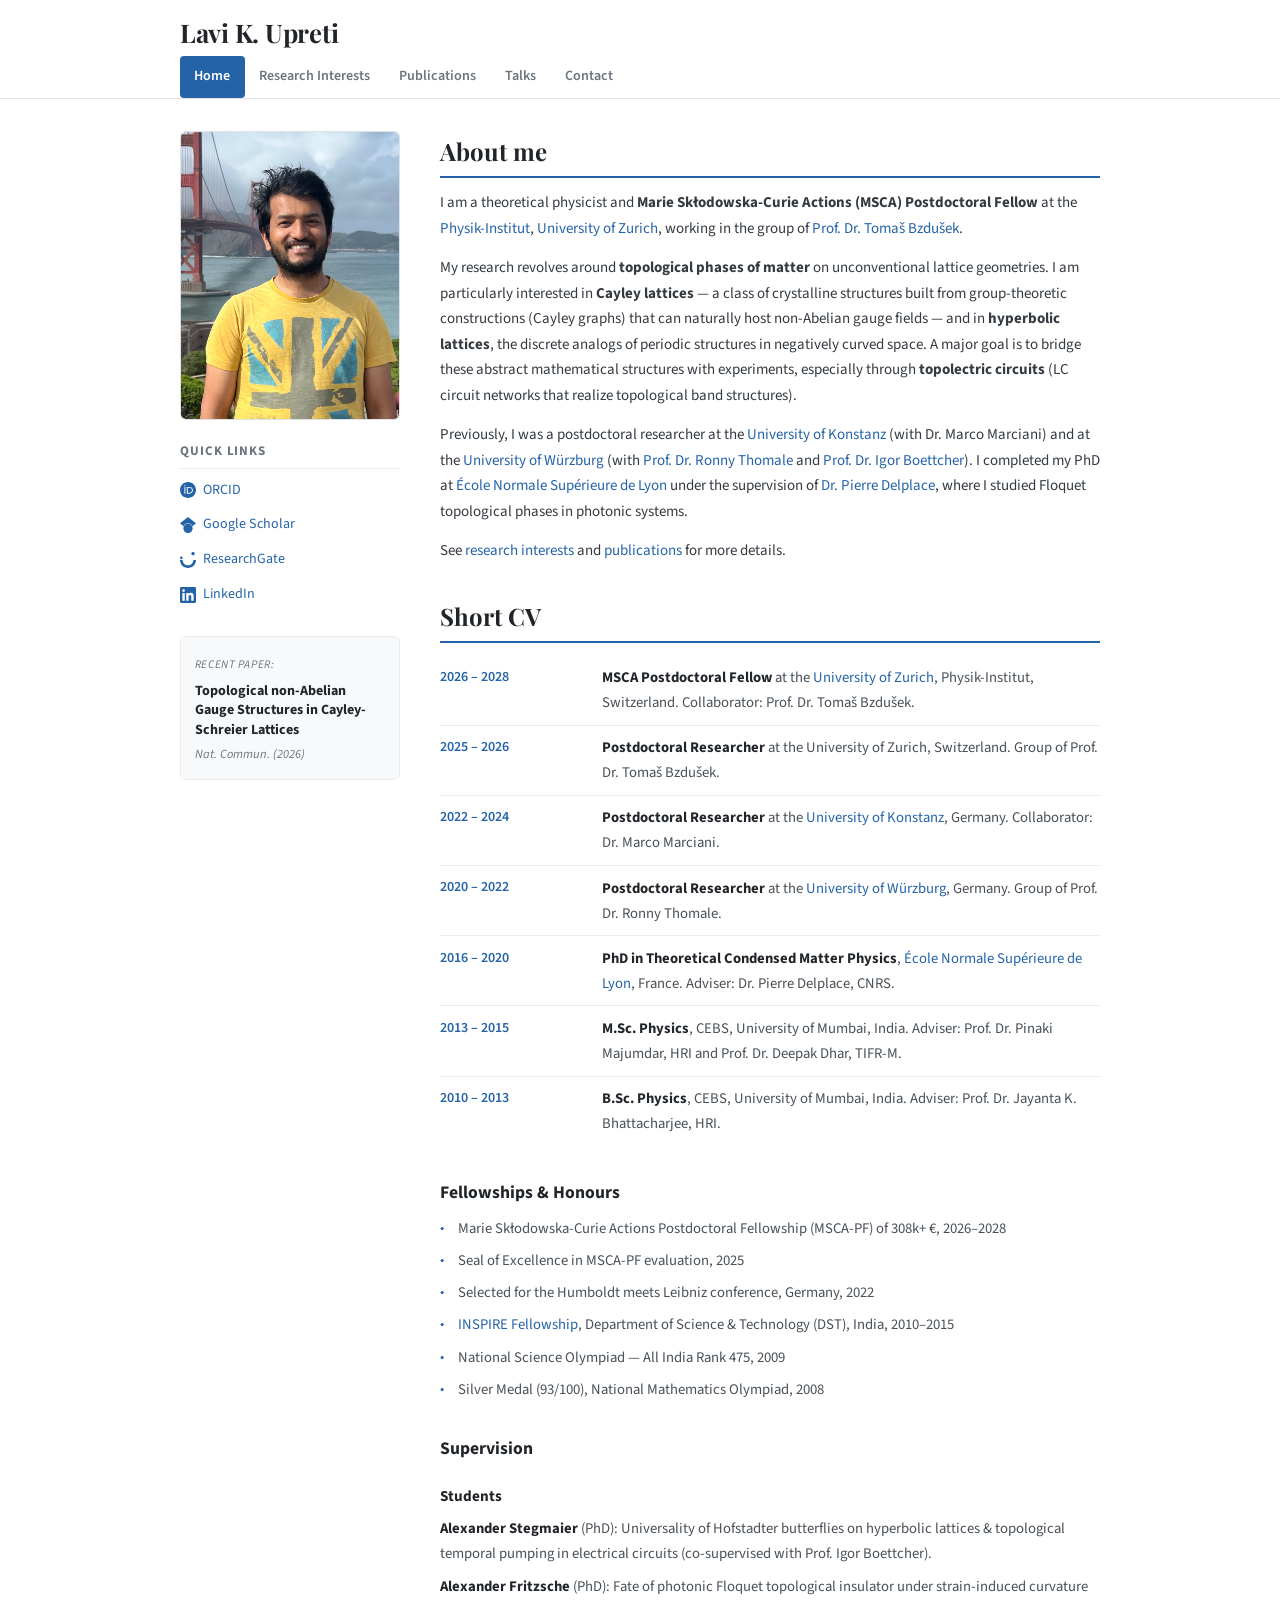
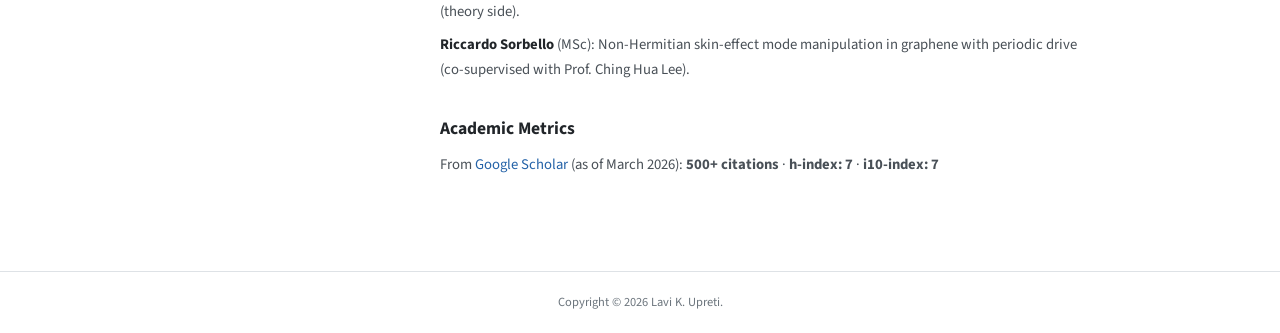
<file: index.html>
<!DOCTYPE html>
<html lang="en">
<head>
  <meta charset="UTF-8">
  <meta name="google-site-verification" content="CSMT9Zi1C5ngvB_75rKBKdFzXnuLxpE7jE1Q67ZkpSs" />
  <meta name="viewport" content="width=device-width, initial-scale=1.0">
  <title>Home — Lavi K. Upreti</title>
  <!-- SEO & Social -->
  <meta name="description" content="Lavi K. Upreti — MSCA Postdoctoral Fellow at the University of Zurich. Research on topological phases, Cayley lattices, hyperbolic lattices, and topolectric circuits.">
  <meta property="og:site_name" content="Lavi K. Upreti">
  <meta property="og:title" content="Lavi K. Upreti — Theoretical Physicist">
  <meta property="og:description" content="MSCA Postdoctoral Fellow at the University of Zurich. Research on topological phases, Cayley lattices, and topolectric circuits.">
  <meta property="og:url" content="https://laviupreti.github.io">
  <meta property="og:type" content="website">
  <link rel="icon" type="image/png" href="favicon.jpg">
  <link rel="apple-touch-icon" href="favicon.jpg">
  <link rel="preconnect" href="https://fonts.googleapis.com">
  <link rel="preconnect" href="https://fonts.gstatic.com" crossorigin>
  <link href="https://fonts.googleapis.com/css2?family=Playfair+Display:wght@700&family=Source+Sans+3:ital,wght@0,300;0,400;0,600;0,700;1,400&display=swap" rel="stylesheet">
  <link rel="stylesheet" href="style.css">
</head>
<body>

  <!-- ── Header ─────────────────────────────────────────────── -->
  <header class="site-header">
    <div class="header-inner">
      <a href="index.html" class="site-name">Lavi K. Upreti</a>
      <nav class="main-nav">
        <button class="nav-toggle" aria-label="Toggle menu">
          <span></span><span></span><span></span>
        </button>
        <ul class="nav-links">
          <li><a href="index.html" class="active">Home</a></li>
          <li><a href="research.html">Research Interests</a></li>
          <li><a href="publications.html">Publications</a></li>
          <li><a href="talks.html">Talks</a></li>
          <li><a href="contact.html">Contact</a></li>
        </ul>
      </nav>
    </div>
  </header>

  <!-- ── Main ───────────────────────────────────────────────── -->
  <main class="page-body">
    <div class="container two-col">

      <!-- ── Sidebar ──────────────────────────────────────────── -->
      <aside class="sidebar">
        <div class="photo-wrap">
          <!-- Replace the placeholder below with your photo:
               <img src="photo.jpg" alt="Lavi K. Upreti"> -->
          <img src="IMG_8736.jpg" alt="Lavi K. Upreti">
        </div>

        <div>
          <h5>Quick Links</h5>
          <ul class="quick-links">
            <li><a href="https://orcid.org/0000-0002-1722-484X" target="_blank" rel="noopener">
              <svg class="icon" viewBox="0 0 24 24"><path d="M12 0C5.372 0 0 5.372 0 12s5.372 12 12 12 12-5.372 12-12S18.628 0 12 0zM7.369 4.378c.525 0 .947.431.947.947s-.422.947-.947.947a.95.95 0 0 1-.947-.947c0-.525.422-.947.947-.947zm-.722 3.038h1.444v10.041H6.647V7.416zm3.562 0h3.9c3.712 0 5.344 2.653 5.344 5.025 0 2.578-2.016 5.025-5.325 5.025h-3.919V7.416zm1.444 1.303v7.444h2.297c3.272 0 4.022-2.484 4.022-3.722 0-1.209-.647-3.722-3.853-3.722h-2.466z" fill="currentColor"/></svg>
              ORCID</a></li>
            <li><a href="https://scholar.google.com/citations?user=OWNdUMMAAAAJ&hl=en" target="_blank" rel="noopener">
              <svg class="icon" viewBox="0 0 24 24"><path d="M5.242 13.769L0 9.5 12 0l12 9.5-5.242 4.269C17.548 11.249 14.978 9.5 12 9.5c-2.977 0-5.548 1.748-6.758 4.269zM12 10a7 7 0 1 0 0 14 7 7 0 0 0 0-14z" fill="currentColor"/></svg>
              Google Scholar</a></li>
            <li><a href="https://www.researchgate.net/profile/Lavi-Upreti" target="_blank" rel="noopener">
              <svg class="icon" viewBox="0 0 24 24"><path d="M19.586 0c-1.225 0-2.24.788-2.612 1.883a3.1 3.1 0 0 0-.118.712c0 .312.06.608.174.878.396.876 1.272 1.41 2.556 1.41 1.5 0 2.414-1.023 2.414-2.441C22 1.023 21.086 0 19.586 0zM2 6.658C.876 6.658 0 7.571 0 8.76s.876 2.1 2 2.1 2-.912 2-2.1-.876-2.102-2-2.102zM12 24c6.627 0 12-5.373 12-12h-4c0 4.418-3.582 8-8 8s-8-3.582-8-8H0c0 6.627 5.373 12 12 12z" fill="currentColor"/></svg>
              ResearchGate</a></li>
            <li><a href="https://www.linkedin.com/in/lavi-upreti-1087614a/" target="_blank" rel="noopener">
              <svg class="icon" viewBox="0 0 24 24"><path d="M20.447 20.452h-3.554v-5.569c0-1.328-.027-3.037-1.852-3.037-1.853 0-2.136 1.445-2.136 2.939v5.667H9.351V9h3.414v1.561h.046c.477-.9 1.637-1.85 3.37-1.85 3.601 0 4.267 2.37 4.267 5.455v6.286zM5.337 7.433a2.062 2.062 0 0 1-2.063-2.065 2.064 2.064 0 1 1 2.063 2.065zm1.782 13.019H3.555V9h3.564v11.452zM22.225 0H1.771C.792 0 0 .774 0 1.729v20.542C0 23.227.792 24 1.771 24h20.451C23.2 24 24 23.227 24 22.271V1.729C24 .774 23.2 0 22.222 0h.003z" fill="currentColor"/></svg>
              LinkedIn</a></li>
          </ul>

          <!-- Recent paper highlight -->
          <div class="recent-paper">
          <span class="label">Recent paper:</span>
          <div class="rp-title">
            <a href="https://www.nature.com/articles/s41467-026-71401-3" target="_blank" rel="noopener">
              Topological non-Abelian Gauge Structures in Cayley-Schreier Lattices
            </a>
            </div>
            <div style="font-size:0.78rem;color:#6c757d;margin-top:0.2rem;font-style:italic;">Nat. Commun. (2026)</div>
            </div>
          </div>
      </aside>
      

      <!-- ── Content ──────────────────────────────────────────── -->
      <section class="main-col">

        <!-- About -->
        <section>
          <h2>About me</h2>
          <p>
            I am a theoretical physicist and <strong>Marie Sk&#322;odowska-Curie Actions (MSCA) Postdoctoral Fellow</strong>
            at the <a href="https://www.physik.uzh.ch/en.html">Physik-Institut</a>,
            <a href="https://www.uzh.ch/en.html">University of Zurich</a>, working in the group of
            <a href="https://www.physik.uzh.ch/en/groups/bzdusek.html">Prof. Dr. Toma&#353; Bzdu&#353;ek</a>.
          </p>
          <p>
            My research revolves around <strong>topological phases of matter</strong> on unconventional lattice
            geometries. I am particularly interested in <strong>Cayley lattices</strong> &mdash; a class of crystalline
            structures built from group-theoretic constructions (Cayley graphs) that can naturally host non-Abelian
            gauge fields &mdash; and in <strong>hyperbolic lattices</strong>, the discrete analogs of periodic structures
            in negatively curved space. A major goal is to bridge these abstract mathematical structures with
            experiments, especially through <strong>topolectric circuits</strong> (LC circuit networks that realize
            topological band structures).
          </p>
          <p>
            Previously, I was a postdoctoral researcher at the
            <a href="https://www.uni-konstanz.de/en/">University of Konstanz</a> (with Dr. Marco Marciani) and at the
            <a href="https://www.uni-wuerzburg.de/en/">University of W&uuml;rzburg</a>
            (with <a href="https://www.physik.uni-wuerzburg.de/tp1/thomale/">Prof. Dr. Ronny Thomale</a>
            and <a href="https://sites.ualberta.ca/~iboettch/">Prof. Dr. Igor Boettcher</a>).
            I completed my PhD at
            <a href="https://www.ens-lyon.fr/en/">&#201;cole Normale Sup&eacute;rieure de Lyon</a> under the
            supervision of <a href="http://perso.ens-lyon.fr/pierre.delplace/">Dr. Pierre Delplace</a>,
            where I studied Floquet topological phases in photonic systems.
          </p>
          <p>
            See <a href="research.html">research interests</a> and
            <a href="publications.html">publications</a> for more details.
          </p>
        </section>

        <!-- Short CV -->
        <section>
          <h2>Short CV</h2>
          <ul class="cv-list">
            <li>
              <span class="cv-dates">2026 &ndash; 2028</span>
              <span class="cv-desc"><strong>MSCA Postdoctoral Fellow</strong> at the <a href="https://www.physik.uzh.ch/en/groups/bzdusek.html">University of Zurich</a>, Physik-Institut, Switzerland. Collaborator: Prof. Dr. Toma&#353; Bzdu&#353;ek.</span>
            </li>
            <li>
              <span class="cv-dates">2025 &ndash; 2026</span>
              <span class="cv-desc"><strong>Postdoctoral Researcher</strong> at the University of Zurich, Switzerland. Group of Prof. Dr. Toma&#353; Bzdu&#353;ek.</span>
            </li>
            <li>
              <span class="cv-dates">2022 &ndash; 2024</span>
              <span class="cv-desc"><strong>Postdoctoral Researcher</strong> at the <a href="https://www.uni-konstanz.de/en/">University of Konstanz</a>, Germany. Collaborator: Dr. Marco Marciani.</span>
            </li>
            <li>
              <span class="cv-dates">2020 &ndash; 2022</span>
              <span class="cv-desc"><strong>Postdoctoral Researcher</strong> at the <a href="https://www.uni-wuerzburg.de/en/">University of W&uuml;rzburg</a>, Germany. Group of Prof. Dr. Ronny Thomale.</span>
            </li>
            <li>
              <span class="cv-dates">2016 &ndash; 2020</span>
              <span class="cv-desc"><strong>PhD in Theoretical Condensed Matter Physics</strong>, <a href="https://www.ens-lyon.fr/en/">&#201;cole Normale Sup&eacute;rieure de Lyon</a>, France. Adviser: Dr. Pierre Delplace, CNRS.</span>
            </li>
            <li>
              <span class="cv-dates">2013 &ndash; 2015</span>
              <span class="cv-desc"><strong>M.Sc. Physics</strong>, CEBS, University of Mumbai, India. Adviser: Prof. Dr. Pinaki Majumdar, HRI and Prof. Dr. Deepak Dhar, TIFR-M.</span>
            </li>
            <li>
              <span class="cv-dates">2010 &ndash; 2013</span>
              <span class="cv-desc"><strong>B.Sc. Physics</strong>, CEBS, University of Mumbai, India. Adviser: Prof. Dr. Jayanta K. Bhattacharjee, HRI.</span>
            </li>
          </ul>
        </section>

        <!-- Honours -->
        <section>
          <h3>Fellowships &amp; Honours</h3>
          <ul class="diamond-list">
            <li>Marie Sk&#322;odowska-Curie Actions Postdoctoral Fellowship (MSCA-PF) of 308k+ €, 2026&ndash;2028</li>
            <li>Seal of Excellence in MSCA-PF evaluation, 2025</li>
            <li>Selected for the Humboldt meets Leibniz conference, Germany, 2022</li>
            <li><a href="https://www.online-inspire.gov.in/en/">INSPIRE Fellowship</a>, Department of Science &amp; Technology (DST), India, 2010&ndash;2015</li>
            <li>National Science Olympiad &mdash; All India Rank 475, 2009</li>
            <li>Silver Medal (93/100), National Mathematics Olympiad, 2008</li>
          </ul>
        </section>

        <!-- Supervision -->
        <section>
          <h3>Supervision</h3>
          <h4>Students</h4>
          <ul class="supervision-list">
            <li><strong>Alexander Stegmaier</strong> (PhD): Universality of Hofstadter butterflies on hyperbolic lattices &amp; topological temporal pumping in electrical circuits (co-supervised with Prof. Igor Boettcher).</li>
            <li><strong>Alexander Fritzsche</strong> (PhD): Fate of photonic Floquet topological insulator under strain-induced curvature (theory side).</li>
            <li><strong>Riccardo Sorbello</strong> (MSc): Non-Hermitian skin-effect mode manipulation in graphene with periodic drive (co-supervised with Prof. Ching Hua Lee).</li>
          </ul>
        </section>

        <!-- Metrics -->
        <section>
          <h3>Academic Metrics</h3>
          <p style="font-size:0.92rem;color:#495057;">
            From <a href="https://scholar.google.com/citations?user=OWNdUMMAAAAJ&hl=en">Google Scholar</a> (as of March 2026): <strong>500+ citations</strong> &middot; <strong>h-index: 7</strong> &middot; <strong>i10-index: 7</strong>
          </p>
        </section>

      </section>
    </div>
  </main>

  <footer class="site-footer">
    <div class="container">
      Copyright &copy; 2026 Lavi K. Upreti.
    </div>
  </footer>

  <script>
    document.querySelector('.nav-toggle')?.addEventListener('click', function() {
      document.querySelector('.nav-links').classList.toggle('open');
      this.classList.toggle('active');
    });
  </script>
</body>
</html>
</file>
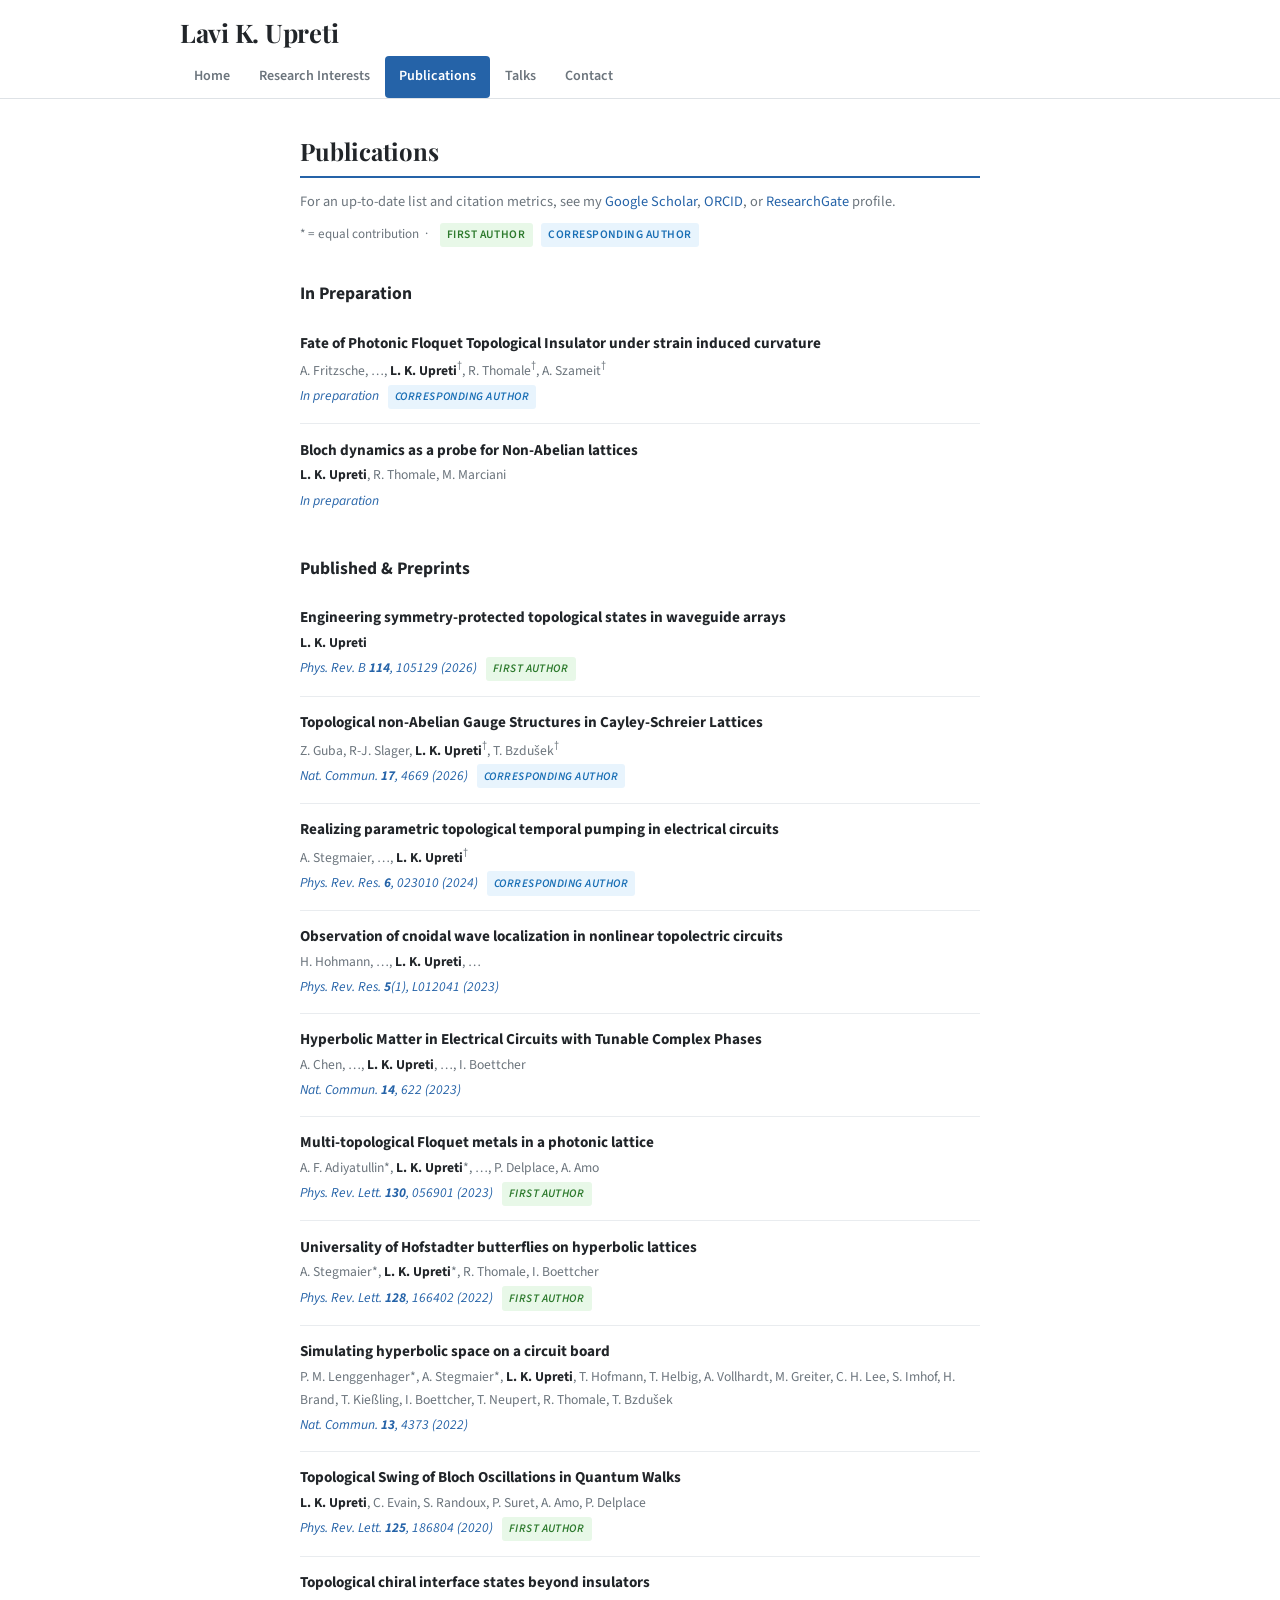
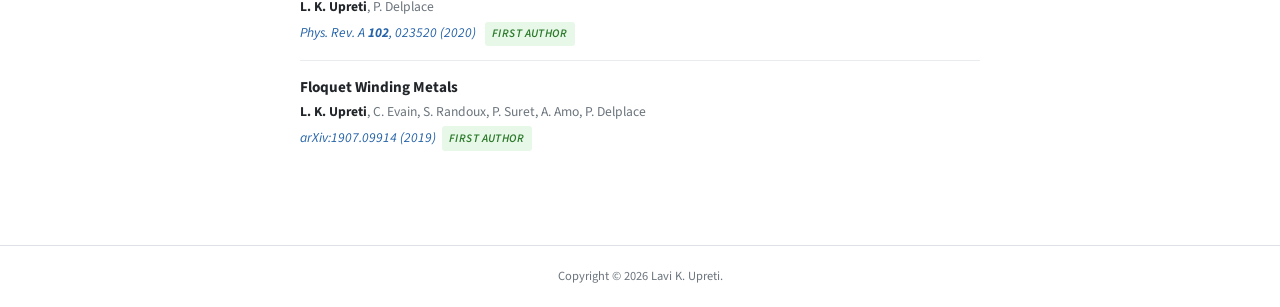
<file: publications.html>
<!DOCTYPE html>
<html lang="en">
<head>
  <meta charset="UTF-8">
  <meta name="viewport" content="width=device-width, initial-scale=1.0">
  <title>Publications — Lavi K. Upreti</title>
  <link rel="preconnect" href="https://fonts.googleapis.com">
  <link rel="preconnect" href="https://fonts.gstatic.com" crossorigin>
  <link href="https://fonts.googleapis.com/css2?family=Playfair+Display:wght@700&family=Source+Sans+3:ital,wght@0,300;0,400;0,600;0,700;1,400&display=swap" rel="stylesheet">
  <link rel="stylesheet" href="style.css">
</head>
<body>

  <header class="site-header">
    <div class="header-inner">
      <a href="index.html" class="site-name">Lavi K. Upreti</a>
      <nav class="main-nav">
        <button class="nav-toggle" aria-label="Toggle menu"><span></span><span></span><span></span></button>
        <ul class="nav-links">
          <li><a href="index.html">Home</a></li>
          <li><a href="research.html">Research Interests</a></li>
          <li><a href="publications.html" class="active">Publications</a></li>
          <li><a href="talks.html">Talks</a></li>
          <li><a href="contact.html">Contact</a></li>
        </ul>
      </nav>
    </div>
  </header>

  <main class="page-body">
    <div class="container single-col main-col">

      <h2>Publications</h2>

      <p style="font-size:0.9rem;color:var(--text-muted);margin-bottom:0.5rem;">
        For an up-to-date list and citation metrics, see my
        <a href="https://scholar.google.com/citations?user=OWNdUMMAAAAJ&hl=en">Google Scholar</a>,
        <a href="https://orcid.org/0000-0002-1722-484X">ORCID</a>, or
        <a href="https://www.researchgate.net/profile/Lavi-Upreti">ResearchGate</a> profile.
      </p>
      <p style="font-size:0.82rem;color:var(--text-muted);margin-bottom:2rem;">
        * = equal contribution &nbsp;&middot;&nbsp;
        <span class="pub-note first-author">first author</span>
        <span class="pub-note corresponding">corresponding author</span>
      </p>

      <!-- ── In preparation ───────────────────────────────────── -->
      <h3>In Preparation</h3>
      <ul class="pub-list">

        <li class="pub-item">
          <div class="pub-title">Fate of Photonic Floquet Topological Insulator under strain induced curvature</div>
          <div class="pub-authors">A. Fritzsche, &hellip;, <span class="me">L. K. Upreti</span><sup>&dagger;</sup>, R. Thomale<sup>&dagger;</sup>, A. Szameit<sup>&dagger;</sup></div>
          <div class="pub-journal">In preparation <span class="pub-note corresponding">corresponding author</span></div>
        </li>

        <li class="pub-item">
          <div class="pub-title">Bloch dynamics as a probe for Non-Abelian lattices</div>
          <div class="pub-authors"><span class="me">L. K. Upreti</span>, R. Thomale, M. Marciani</div>
          <div class="pub-journal">In preparation</div>
        </li>

      </ul>

      <!-- ── Published / preprints ────────────────────────────── -->
      <h3>Published &amp; Preprints</h3>
      <ul class="pub-list">
        

        
        <li class="pub-item">
          <div class="pub-title">
            <a href="https://journals.aps.org/prb/abstract/10.1103/4f1t-pj5t" target="_blank" rel="noopener">
              Engineering symmetry-protected topological states in waveguide arrays
            </a>
          </div>
          <div class="pub-authors"><span class="me">L. K. Upreti</span></div>
          <div class="pub-journal">Phys. Rev. B <strong>114</strong>, 105129 (2026) <span class="pub-note first-author">first author</span></div>
        </li>

        <li class="pub-item">
          <div class="pub-title">
            <a href="https://www.nature.com/articles/s41467-026-71401-3" target="_blank" rel="noopener">
              Topological non-Abelian Gauge Structures in Cayley-Schreier Lattices
            </a>
          </div>
          <div class="pub-authors">Z. Guba, R-J. Slager, <span class="me">L. K. Upreti</span><sup>&dagger;</sup>, T. Bzdu&#353;ek<sup>&dagger;</sup></div>
          <div class="pub-journal">Nat. Commun. <strong>17</strong>, 4669 (2026) <span class="pub-note corresponding">corresponding author</span></div>
        </li>

        <li class="pub-item">
          <div class="pub-title">
            <a href="https://doi.org/10.1103/PhysRevResearch.6.023010" target="_blank" rel="noopener">
              Realizing parametric topological temporal pumping in electrical circuits
            </a>
          </div>
          <div class="pub-authors">A. Stegmaier, &hellip;, <span class="me">L. K. Upreti</span><sup>&dagger;</sup></div>
          <div class="pub-journal">Phys. Rev. Res. <strong>6</strong>, 023010 (2024) <span class="pub-note corresponding">corresponding author</span></div>
        </li>

        <li class="pub-item">
          <div class="pub-title">
            <a href="https://doi.org/10.1103/PhysRevResearch.5.L012041" target="_blank" rel="noopener">
              Observation of cnoidal wave localization in nonlinear topolectric circuits
            </a>
          </div>
          <div class="pub-authors">H. Hohmann, &hellip;, <span class="me">L. K. Upreti</span>, &hellip;</div>
          <div class="pub-journal">Phys. Rev. Res. <strong>5</strong>(1), L012041 (2023)</div>
        </li>

        <li class="pub-item">
          <div class="pub-title">
            <a href="https://doi.org/10.1038/s41467-023-36359-6" target="_blank" rel="noopener">
              Hyperbolic Matter in Electrical Circuits with Tunable Complex Phases
            </a>
          </div>
          <div class="pub-authors">A. Chen, &hellip;, <span class="me">L. K. Upreti</span>, &hellip;, I. Boettcher</div>
          <div class="pub-journal">Nat. Commun. <strong>14</strong>, 622 (2023)</div>
        </li>

        <li class="pub-item">
          <div class="pub-title">
            <a href="https://doi.org/10.1103/PhysRevLett.130.056901" target="_blank" rel="noopener">
              Multi-topological Floquet metals in a photonic lattice
            </a>
          </div>
          <div class="pub-authors">A. F. Adiyatullin*, <span class="me">L. K. Upreti</span>*, &hellip;, P. Delplace, A. Amo</div>
          <div class="pub-journal">Phys. Rev. Lett. <strong>130</strong>, 056901 (2023) <span class="pub-note first-author">first author</span></div>
        </li>

        <li class="pub-item">
          <div class="pub-title">
            <a href="https://doi.org/10.1103/PhysRevLett.128.166402" target="_blank" rel="noopener">
              Universality of Hofstadter butterflies on hyperbolic lattices
            </a>
          </div>
          <div class="pub-authors">A. Stegmaier*, <span class="me">L. K. Upreti</span>*, R. Thomale, I. Boettcher</div>
          <div class="pub-journal">Phys. Rev. Lett. <strong>128</strong>, 166402 (2022) <span class="pub-note first-author">first author</span></div>
        </li>

        <li class="pub-item">
          <div class="pub-title">
            <a href="https://doi.org/10.1038/s41467-022-32042-4" target="_blank" rel="noopener">
              Simulating hyperbolic space on a circuit board
            </a>
          </div>
          <div class="pub-authors">P. M. Lenggenhager*, A. Stegmaier*, <span class="me">L. K. Upreti</span>, T. Hofmann, T. Helbig, A. Vollhardt, M. Greiter, C. H. Lee, S. Imhof, H. Brand, T. Kie&szlig;ling, I. Boettcher, T. Neupert, R. Thomale, T. Bzdu&#353;ek</div>
          <div class="pub-journal">Nat. Commun. <strong>13</strong>, 4373 (2022)</div>
        </li>

        <li class="pub-item">
          <div class="pub-title">
            <a href="https://doi.org/10.1103/PhysRevLett.125.186804" target="_blank" rel="noopener">
              Topological Swing of Bloch Oscillations in Quantum Walks
            </a>
          </div>
          <div class="pub-authors"><span class="me">L. K. Upreti</span>, C. Evain, S. Randoux, P. Suret, A. Amo, P. Delplace</div>
          <div class="pub-journal">Phys. Rev. Lett. <strong>125</strong>, 186804 (2020) <span class="pub-note first-author">first author</span></div>
        </li>

        <li class="pub-item">
          <div class="pub-title">
            <a href="https://doi.org/10.1103/PhysRevA.102.023520" target="_blank" rel="noopener">
              Topological chiral interface states beyond insulators
            </a>
          </div>
          <div class="pub-authors"><span class="me">L. K. Upreti</span>, P. Delplace</div>
          <div class="pub-journal">Phys. Rev. A <strong>102</strong>, 023520 (2020) <span class="pub-note first-author">first author</span></div>
        </li>

        <li class="pub-item">
  <div class="pub-title">
    <a href="https://export.arxiv.org/pdf/1907.09914v1" target="_blank" rel="noopener">
      Floquet Winding Metals
    </a>
  </div>
  <div class="pub-authors"><span class="me">L. K. Upreti</span>, C. Evain, S. Randoux, P. Suret, A. Amo, P. Delplace</div>
  <div class="pub-journal">arXiv:1907.09914 (2019)<span class="pub-note first-author">first author</span></div>
</li>

      </ul>

    </div>
  </main>

  <footer class="site-footer">
    <div class="container">Copyright &copy; 2026 Lavi K. Upreti.</div>
  </footer>

  <script>
    document.querySelector('.nav-toggle')?.addEventListener('click', function() {
      document.querySelector('.nav-links').classList.toggle('open');
      this.classList.toggle('active');
    });
  </script>
</body>
</html>
</file>
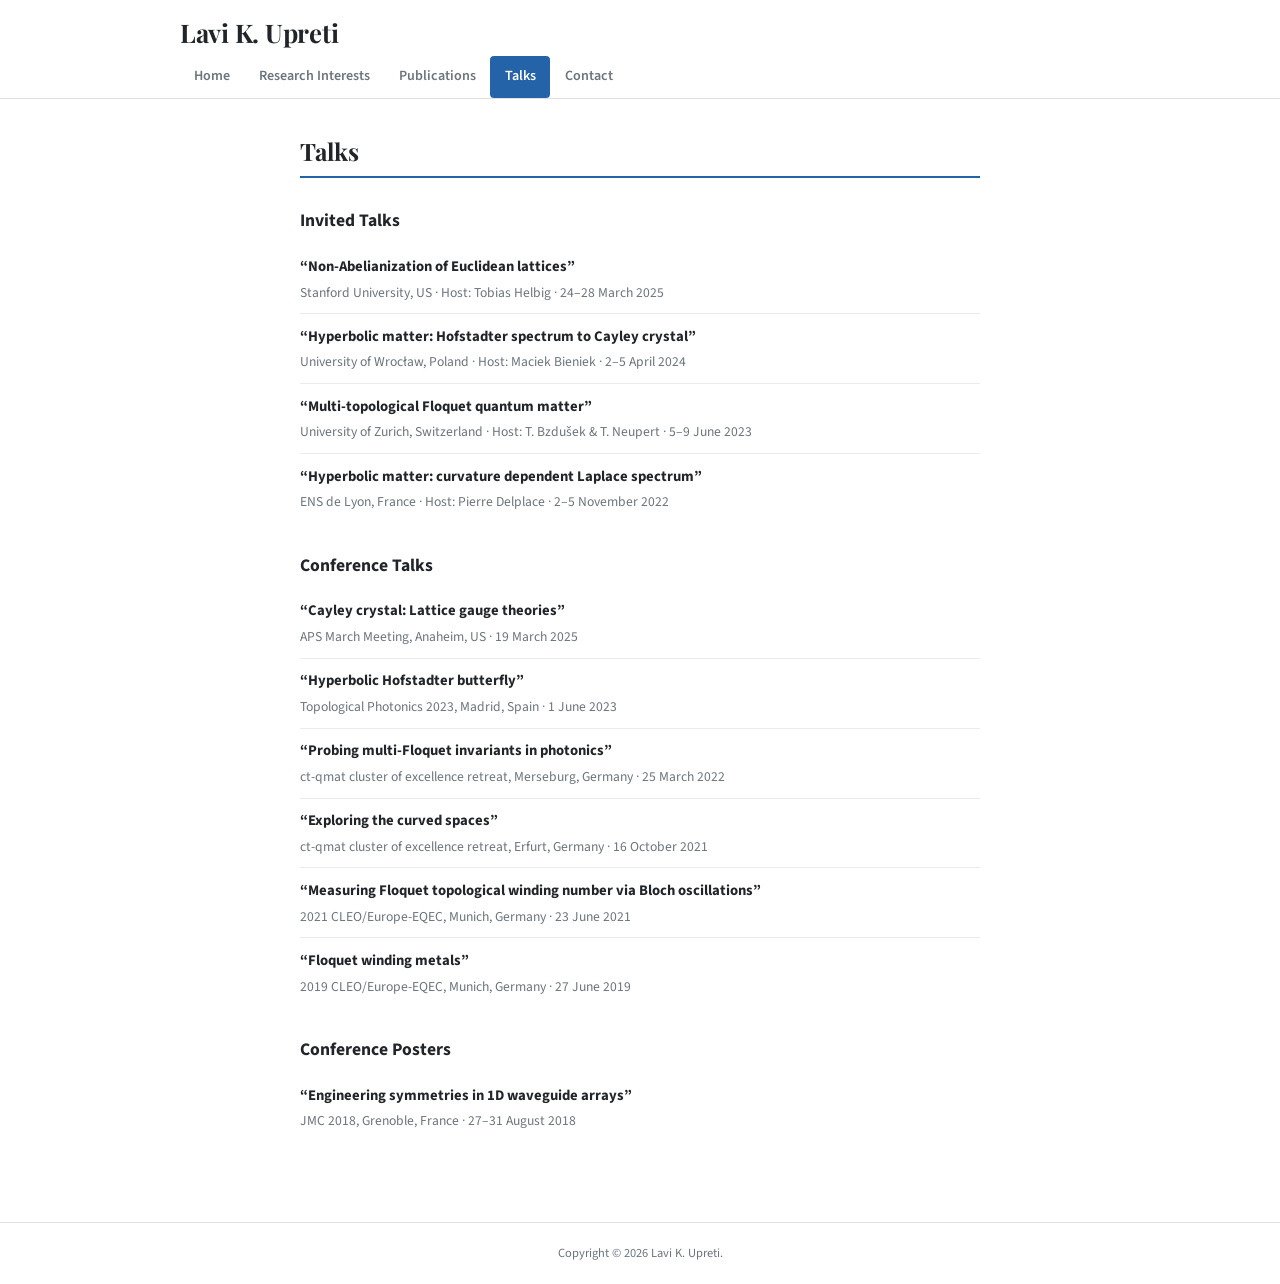
<file: talks.html>
<!DOCTYPE html>
<html lang="en">
<head>
  <meta charset="UTF-8">
  <meta name="viewport" content="width=device-width, initial-scale=1.0">
  <title>Talks — Lavi K. Upreti</title>
  <link rel="preconnect" href="https://fonts.googleapis.com">
  <link rel="preconnect" href="https://fonts.gstatic.com" crossorigin>
  <link href="https://fonts.googleapis.com/css2?family=Playfair+Display:wght@700&family=Source+Sans+3:ital,wght@0,300;0,400;0,600;0,700;1,400&display=swap" rel="stylesheet">
  <link rel="stylesheet" href="style.css">
</head>
<body>

  <header class="site-header">
    <div class="header-inner">
      <a href="index.html" class="site-name">Lavi K. Upreti</a>
      <nav class="main-nav">
        <button class="nav-toggle" aria-label="Toggle menu"><span></span><span></span><span></span></button>
        <ul class="nav-links">
          <li><a href="index.html">Home</a></li>
          <li><a href="research.html">Research Interests</a></li>
          <li><a href="publications.html">Publications</a></li>
          <li><a href="talks.html" class="active">Talks</a></li>
          <li><a href="contact.html">Contact</a></li>
        </ul>
      </nav>
    </div>
  </header>

  <main class="page-body">
    <div class="container single-col main-col">

      <h2>Talks</h2>

      <!-- ── Invited ──────────────────────────────────────────── -->
      <h3>Invited Talks</h3>
      <ul class="talk-list">
        <li class="talk-item">
          <div class="talk-title">&ldquo;Non-Abelianization of Euclidean lattices&rdquo;</div>
          <div class="talk-venue">Stanford University, US &middot; Host: Tobias Helbig &middot; 24&ndash;28 March 2025</div>
        </li>
        <li class="talk-item">
          <div class="talk-title">&ldquo;Hyperbolic matter: Hofstadter spectrum to Cayley crystal&rdquo;</div>
          <div class="talk-venue">University of Wroc&#322;aw, Poland &middot; Host: Maciek Bieniek &middot; 2&ndash;5 April 2024</div>
        </li>
        <li class="talk-item">
          <div class="talk-title">&ldquo;Multi-topological Floquet quantum matter&rdquo;</div>
          <div class="talk-venue">University of Zurich, Switzerland &middot; Host: T. Bzdu&#353;ek &amp; T. Neupert &middot; 5&ndash;9 June 2023</div>
        </li>
        <li class="talk-item">
          <div class="talk-title">&ldquo;Hyperbolic matter: curvature dependent Laplace spectrum&rdquo;</div>
          <div class="talk-venue">ENS de Lyon, France &middot; Host: Pierre Delplace &middot; 2&ndash;5 November 2022</div>
        </li>
      </ul>

      <!-- ── Conference ───────────────────────────────────────── -->
      <h3>Conference Talks</h3>
      <ul class="talk-list">
        <li class="talk-item">
          <div class="talk-title">&ldquo;Cayley crystal: Lattice gauge theories&rdquo;</div>
          <div class="talk-venue">APS March Meeting, Anaheim, US &middot; 19 March 2025</div>
        </li>
        <li class="talk-item">
          <div class="talk-title">&ldquo;Hyperbolic Hofstadter butterfly&rdquo;</div>
          <div class="talk-venue">Topological Photonics 2023, Madrid, Spain &middot; 1 June 2023</div>
        </li>
        <li class="talk-item">
          <div class="talk-title">&ldquo;Probing multi-Floquet invariants in photonics&rdquo;</div>
          <div class="talk-venue">ct-qmat cluster of excellence retreat, Merseburg, Germany &middot; 25 March 2022</div>
        </li>
        <li class="talk-item">
          <div class="talk-title">&ldquo;Exploring the curved spaces&rdquo;</div>
          <div class="talk-venue">ct-qmat cluster of excellence retreat, Erfurt, Germany &middot; 16 October 2021</div>
        </li>
        <li class="talk-item">
          <div class="talk-title">&ldquo;Measuring Floquet topological winding number via Bloch oscillations&rdquo;</div>
          <div class="talk-venue">2021 CLEO/Europe-EQEC, Munich, Germany &middot; 23 June 2021</div>
        </li>
        <li class="talk-item">
          <div class="talk-title">&ldquo;Floquet winding metals&rdquo;</div>
          <div class="talk-venue">2019 CLEO/Europe-EQEC, Munich, Germany &middot; 27 June 2019</div>
        </li>
      </ul>

      <!-- ── Posters ──────────────────────────────────────────── -->
      <h3>Conference Posters</h3>
      <ul class="talk-list">
        <li class="talk-item">
          <div class="talk-title">&ldquo;Engineering symmetries in 1D waveguide arrays&rdquo;</div>
          <div class="talk-venue">JMC 2018, Grenoble, France &middot; 27&ndash;31 August 2018</div>
        </li>
      </ul>

    </div>
  </main>

  <footer class="site-footer">
    <div class="container">Copyright &copy; 2026 Lavi K. Upreti.</div>
  </footer>

  <script>
    document.querySelector('.nav-toggle')?.addEventListener('click', function() {
      document.querySelector('.nav-links').classList.toggle('open');
      this.classList.toggle('active');
    });
  </script>
</body>
</html>
</file>
<file: style.css>
/* ============================================================
   Lavi K. Upreti — Academic Website
   Clean academic style inspired by P. Lenggenhager's site
   ============================================================ */

:root {
  --bg:         #ffffff;
  --bg-alt:     #f8f9fa;
  --text:       #212529;
  --text-muted: #6c757d;
  --link:       #2563a8;
  --link-hover: #1a4a80;
  --accent:     #2563a8;
  --border:     #dee2e6;
  --border-light:#e9ecef;
  --shadow:     0 1px 3px rgba(0,0,0,0.08);

  --font-sans:  'Source Sans 3', -apple-system, BlinkMacSystemFont, 'Segoe UI', Helvetica, Arial, sans-serif;
  --font-serif: 'Playfair Display', Georgia, 'Times New Roman', serif;

  --max-w:      960px;
  --sidebar-w:  220px;
  --gap:        2.5rem;
  --nav-h:      56px;
}

/* Reset */
*, *::before, *::after { box-sizing: border-box; margin: 0; padding: 0; }

html { font-size: 16px; scroll-behavior: smooth; }

body {
  font-family: var(--font-sans);
  color: var(--text);
  background: var(--bg);
  line-height: 1.7;
  -webkit-font-smoothing: antialiased;
}

a { color: var(--link); text-decoration: none; }
a:hover { color: var(--link-hover); text-decoration: underline; }

img { max-width: 100%; display: block; }

/* ── Header / Navigation ───────────────────────────────────── */
.site-header {
  background: var(--bg);
  border-bottom: 1px solid var(--border);
  position: sticky;
  top: 0;
  z-index: 100;
}
.header-inner {
  max-width: var(--max-w);
  margin: 0 auto;
  padding: 0 1.25rem;
}
.site-name {
  display: block;
  font-family: var(--font-serif);
  font-size: 1.6rem;
  font-weight: 700;
  color: var(--text);
  padding: 0.7rem 0 0.1rem;
  letter-spacing: -0.01em;
}
.site-name:hover { text-decoration: none; color: var(--accent); }

.main-nav {
  display: flex;
  align-items: center;
  justify-content: space-between;
}
.nav-links {
  list-style: none;
  display: flex;
  gap: 0;
  flex-wrap: wrap;
}
.nav-links li a {
  display: block;
  padding: 0.55rem 0.9rem;
  font-size: 0.88rem;
  font-weight: 600;
  color: var(--text-muted);
  border-radius: 4px;
  transition: background 0.15s, color 0.15s;
}
.nav-links li a:hover {
  background: var(--bg-alt);
  color: var(--text);
  text-decoration: none;
}
.nav-links li a.active {
  background: var(--accent);
  color: #fff;
}

/* Hamburger */
.nav-toggle {
  display: none;
  background: none; border: none; cursor: pointer;
  width: 26px; height: 20px; position: relative;
}
.nav-toggle span {
  display: block; width: 100%; height: 2px;
  background: var(--text); position: absolute; left: 0;
  transition: .25s;
}
.nav-toggle span:nth-child(1) { top: 0; }
.nav-toggle span:nth-child(2) { top: 9px; }
.nav-toggle span:nth-child(3) { top: 18px; }
.nav-toggle.active span:nth-child(1) { top: 9px; transform: rotate(45deg); }
.nav-toggle.active span:nth-child(2) { opacity: 0; }
.nav-toggle.active span:nth-child(3) { top: 9px; transform: rotate(-45deg); }

/* ── Layout ────────────────────────────────────────────────── */
.container {
  max-width: var(--max-w);
  margin: 0 auto;
  padding: 0 1.25rem;
}

.page-body { padding: 2rem 0 3rem; }

.two-col {
  display: grid;
  grid-template-columns: var(--sidebar-w) 1fr;
  gap: var(--gap);
  align-items: start;
}

/* ── Sidebar ───────────────────────────────────────────────── */
.sidebar { position: sticky; top: calc(var(--nav-h) + 24px); }

.photo-wrap {
  width: 100%;
  border-radius: 6px;
  overflow: hidden;
  border: 1px solid var(--border);
  margin-bottom: 1.25rem;
  background: var(--bg-alt);
}
.photo-wrap img { width: 100%; display: block; }
.photo-placeholder {
  width: 100%; aspect-ratio: 1;
  display: flex; flex-direction: column;
  align-items: center; justify-content: center;
  color: var(--text-muted); gap: 0.4rem;
}
.photo-placeholder svg { width: 54px; height: 54px; }
.photo-placeholder span { font-size: 0.78rem; font-style: italic; }

.sidebar h5 {
  font-size: 0.82rem;
  text-transform: uppercase;
  letter-spacing: 0.07em;
  color: var(--text-muted);
  margin-bottom: 0.6rem;
  padding-bottom: 0.35rem;
  border-bottom: 1px solid var(--border-light);
}

.quick-links { list-style: none; }
.quick-links li { margin-bottom: 0.35rem; }
.quick-links a {
  display: inline-flex; align-items: center; gap: 0.45rem;
  font-size: 0.88rem; color: var(--link);
  transition: color .15s;
}
.quick-links a:hover { color: var(--link-hover); text-decoration: none; }
.quick-links .icon { width: 16px; height: 16px; flex-shrink: 0; }

/* ── Recent paper card ─────────────────────────────────────── */
.recent-paper {
  margin-top: 1.5rem;
  background: var(--bg-alt);
  border: 1px solid var(--border-light);
  border-radius: 6px;
  padding: 0.85rem;
  transition: box-shadow .2s;
}
.recent-paper:hover { box-shadow: var(--shadow); }
.recent-paper .label {
  font-size: 0.72rem;
  text-transform: uppercase;
  letter-spacing: 0.06em;
  color: var(--text-muted);
  font-style: italic;
}
.recent-paper .rp-title {
  font-size: 0.88rem;
  font-weight: 700;
  color: var(--text);
  line-height: 1.4;
  margin-top: 0.25rem;
}
.recent-paper a { color: inherit; }
.recent-paper a:hover { color: var(--accent); text-decoration: none; }

/* ── Main content ──────────────────────────────────────────── */
.main-col h2 {
  font-family: var(--font-serif);
  font-size: 1.5rem;
  font-weight: 700;
  margin-bottom: 0.75rem;
  padding-bottom: 0.3rem;
  border-bottom: 2px solid var(--accent);
}

.main-col h3 {
  font-size: 1.1rem;
  font-weight: 700;
  margin-top: 1.75rem;
  margin-bottom: 0.5rem;
}

.main-col h4 {
  font-size: 0.95rem;
  font-weight: 700;
  margin-top: 1.25rem;
  margin-bottom: 0.4rem;
  color: var(--text);
}

.main-col p {
  margin-bottom: 0.85rem;
  font-size: 0.94rem;
  color: #343a40;
}

.main-col section + section {
  margin-top: 2rem;
}

/* ── CV Timeline ───────────────────────────────────────────── */
.cv-list { list-style: none; }
.cv-list li {
  display: grid;
  grid-template-columns: 150px 1fr;
  gap: 0.75rem;
  padding: 0.6rem 0;
  border-bottom: 1px solid var(--border-light);
  font-size: 0.92rem;
}
.cv-list li:last-child { border-bottom: none; }
.cv-dates {
  font-weight: 600;
  color: var(--accent);
  white-space: nowrap;
  font-size: 0.88rem;
  padding-top: 0.06rem;
}
.cv-desc { color: #495057; }
.cv-desc strong { color: var(--text); }

/* ── Awards / lists ────────────────────────────────────────── */
.diamond-list { list-style: none; }
.diamond-list li {
  position: relative;
  padding-left: 1.1rem;
  margin-bottom: 0.45rem;
  font-size: 0.92rem;
  color: #495057;
}
.diamond-list li::before {
  content: '◆';
  position: absolute; left: 0; top: 0;
  color: var(--accent);
  font-size: 0.45rem;
  line-height: 1.7rem;
}

/* ── Supervision list ──────────────────────────────────────── */
.supervision-list { list-style: none; }
.supervision-list li {
  margin-bottom: 0.5rem;
  font-size: 0.92rem;
  color: #495057;
}
.supervision-list li strong { color: var(--text); }

/* teaching list */
.teaching-list {
  font-size: 0.92rem;
  color: #495057;
  line-height: 1.8;
}

/* ── Publications page ─────────────────────────────────────── */
.pub-list { list-style: none; }
.pub-item {
  padding: 0.9rem 0;
  border-bottom: 1px solid var(--border-light);
}
.pub-item:last-child { border-bottom: none; }
.pub-title {
  font-weight: 700;
  font-size: 0.95rem;
  color: var(--text);
  line-height: 1.45;
}
.pub-title a { color: var(--text); }
.pub-title a:hover { color: var(--accent); }
.pub-authors {
  font-size: 0.85rem;
  color: var(--text-muted);
  margin: 0.15rem 0;
}
.pub-authors .me { font-weight: 700; color: var(--text); }
.pub-journal {
  font-size: 0.85rem;
  color: var(--accent);
  font-style: italic;
}
.pub-note {
  display: inline-block;
  font-size: 0.72rem;
  font-weight: 600;
  text-transform: uppercase;
  letter-spacing: 0.04em;
  padding: 0.15rem 0.45rem;
  border-radius: 3px;
  margin-left: 0.35rem;
}
.pub-note.corresponding { background: #e8f4fd; color: #1a6fb5; }
.pub-note.first-author  { background: #e8f8e8; color: #2d7a2d; }

/* ── Research page ─────────────────────────────────────────── */
.research-block {
  padding: 1.25rem 0;
  border-bottom: 1px solid var(--border-light);
}
.research-block:last-of-type { border-bottom: none; }
.research-block h3 {
  font-family: var(--font-serif);
  font-size: 1.2rem;
  font-weight: 700;
  margin: 0 0 0.5rem;
  color: var(--text);
}
.research-block p {
  font-size: 0.93rem;
  color: #495057;
  margin-bottom: 0.6rem;
}

/* ── Contact page ──────────────────────────────────────────── */
.contact-card {
  background: var(--bg-alt);
  border: 1px solid var(--border-light);
  border-radius: 6px;
  padding: 1.5rem;
  max-width: 520px;
}
.contact-card h4 {
  font-family: var(--font-serif);
  font-size: 1.15rem;
  margin: 0 0 1rem;
}
.contact-row {
  display: grid;
  grid-template-columns: 90px 1fr;
  gap: 0.5rem;
  margin-bottom: 0.6rem;
  font-size: 0.92rem;
}
.contact-label { font-weight: 600; color: var(--text); }
.contact-val { color: #495057; }

.contact-btn {
  display: inline-block;
  margin-top: 1rem;
  padding: 0.5rem 1.25rem;
  background: var(--accent);
  color: #fff;
  font-weight: 600;
  font-size: 0.88rem;
  border-radius: 4px;
  transition: background 0.15s;
}
.contact-btn:hover { background: var(--link-hover); color: #fff; text-decoration: none; }

/* ── Talks page ────────────────────────────────────────────── */
.talk-list { list-style: none; }
.talk-item {
  padding: 0.6rem 0;
  border-bottom: 1px solid var(--border-light);
  font-size: 0.92rem;
}
.talk-item:last-child { border-bottom: none; }
.talk-title { font-weight: 700; color: var(--text); }
.talk-venue { color: var(--text-muted); font-size: 0.85rem; margin-top: 0.1rem; }

/* ── Footer ────────────────────────────────────────────────── */
.site-footer {
  border-top: 1px solid var(--border);
  padding: 1.25rem 0;
  text-align: center;
  font-size: 0.78rem;
  color: var(--text-muted);
  margin-top: 2rem;
}

/* ── Single column pages ───────────────────────────────────── */
.single-col { max-width: 720px; }

/* ── Responsive ────────────────────────────────────────────── */
@media (max-width: 768px) {
  .nav-toggle { display: block; }
  .nav-links {
    display: none; flex-direction: column;
    position: absolute; top: 100%; left: 0; right: 0;
    background: var(--bg); border-bottom: 1px solid var(--border);
    padding: 0.5rem;
    box-shadow: var(--shadow);
  }
  .nav-links.open { display: flex; }

  .two-col { grid-template-columns: 1fr; }

  .sidebar {
    position: static;
    display: grid;
    grid-template-columns: 140px 1fr;
    gap: 1.25rem;
    align-items: start;
  }

  .cv-list li { grid-template-columns: 1fr; gap: 0.15rem; }

  .contact-row { grid-template-columns: 1fr; gap: 0.1rem; }
}

@media (max-width: 480px) {
  .sidebar { grid-template-columns: 1fr; }
  .photo-wrap { max-width: 160px; margin: 0 auto 0.75rem; }
}

/* ── Research section figures ──────────────────────────────── */
.research-fig {
  margin: 1rem 0 1.25rem;
  text-align: center;
}
.research-fig img {
  max-width: 100%;
  height: auto;
  border: 1px solid var(--border-light);
  border-radius: 6px;
  display: inline-block;
}
.research-fig figcaption {
  font-size: 0.8rem;
  color: var(--text-muted);
  margin-top: 0.4rem;
  font-style: italic;
}
/* two figures side by side */
.research-fig.duo {
  display: grid;
  grid-template-columns: 1fr 1fr;
  gap: 0.75rem;
  align-items: start;
}
.research-fig.duo figure { margin: 0; }
.research-fig.duo figcaption { font-size: 0.78rem; }
@media (max-width: 560px) {
  .research-fig.duo { grid-template-columns: 1fr; }
}
</file>
